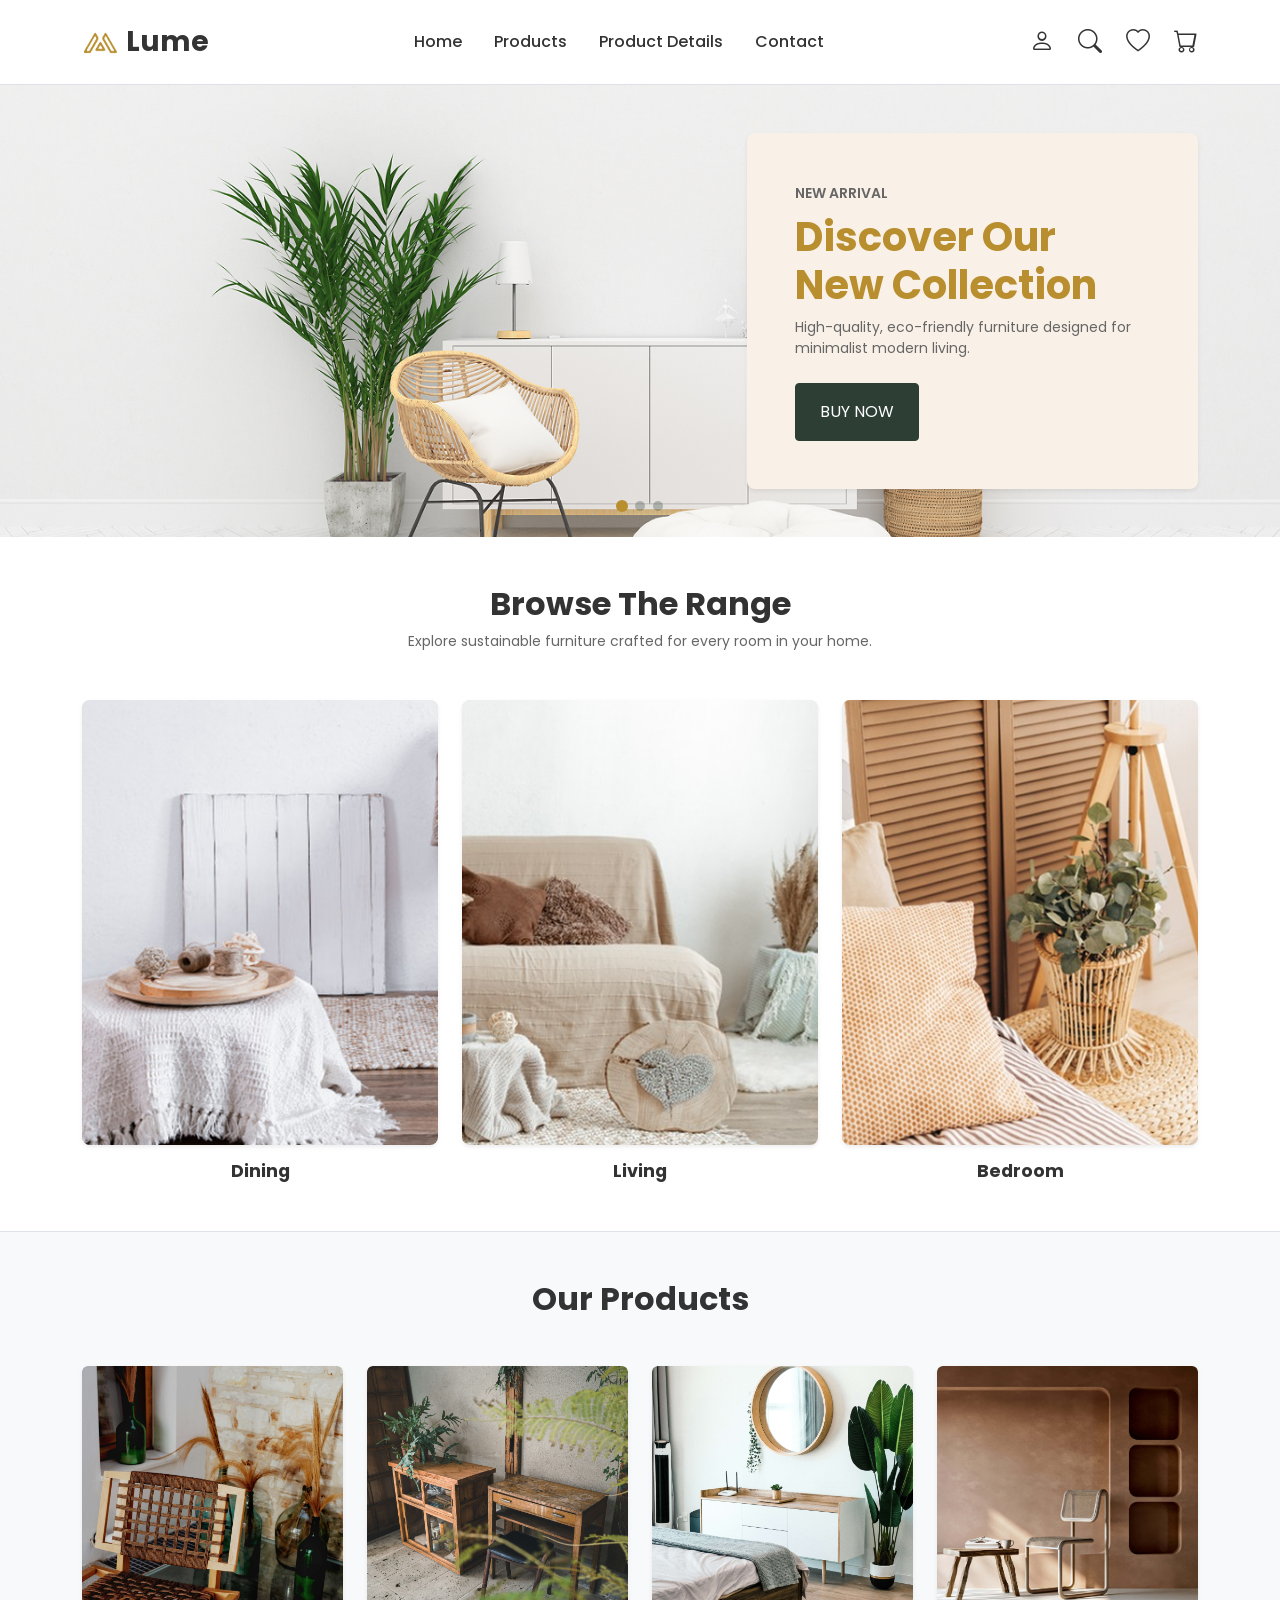
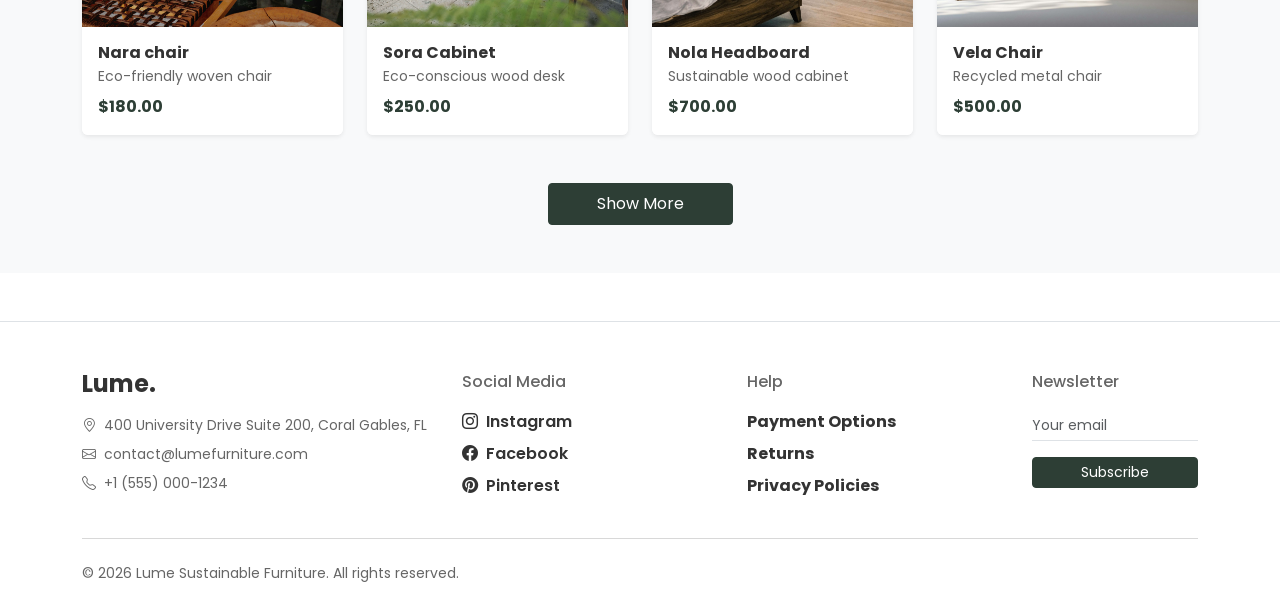
<file: index.html>
<!DOCTYPE html>
<html lang="en">
<head>
    <meta charset="UTF-8">
    <meta name="viewport" content="width=device-width, initial-scale=1.0">
    <title>Lume | Sustainable & Modern Furniture</title>

    <link href="https://cdn.jsdelivr.net/npm/bootstrap@5.3.8/dist/css/bootstrap.min.css" rel="stylesheet" integrity="sha384-sRIl4kxILFvY47J16cr9ZwB07vP4J8+LH7qKQnuqkuIAvNWLzeN8tE5YBujZqJLB" crossorigin="anonymous">
    
    <link rel="preconnect" href="https://fonts.googleapis.com">
    <link rel="preconnect" href="https://fonts.gstatic.com" crossorigin>
    <link href="https://fonts.googleapis.com/css2?family=Poppins:wght@400;500;600;700&display=swap" rel="stylesheet">

    <link rel="stylesheet" href="https://cdn.jsdelivr.net/npm/bootstrap-icons@1.11.3/font/bootstrap-icons.min.css">
    <link rel="stylesheet" href="assets/css/style.css">
</head>
<body>
  <nav class="navbar bg-white navbar-light py-3 border-bottom sticky-top">
    <div class="container flex-column flex-md-row justify-content-between align-items-center gap-3">

      <a class="navbar-brand d-flex align-items-center fw-bold fs-3 text m-0" href="">
        <img src="./assets/images/Meubel House_Logos-05.svg" class="d-inline-block align-text-center icon" alt="">
        <span>Lume</span>
      </a>

      <ul class="navbar-menu nav flex-row flex-wrap justify-content-center my-0">
        <li class="nav-item"><a class="nav-link text fw-medium px-2 px-lg-3" href="">Home</a></li>
        <li class="nav-item"><a class="nav-link text fw-medium px-2 px-lg-3" href="./pages/products.html">Products</a>
        </li>
        <li class="nav-item"><a class="nav-link text fw-medium px-2 px-lg-3" href="./pages/product-details.html">Product
            Details</a></li>
        <li class="nav-item"><a class="nav-link text fw-medium px-2 px-lg-3" href="./pages/contact.html">Contact</a></li>
      </ul>

      <div class="d-flex align-items-center gap-4 fs-4 text">
        <i class="bi bi-person"></i>
        <i class="bi bi-search"></i>
        <i class="bi bi-heart"></i>
        <i class="bi bi-cart"></i>
      </div>

    </div>
  </nav>

  <section class="hero-carousel-static position-relative overflow-hidden bg-light">
    <div class="hero-slide-wrapper position-relative d-flex align-items-center">
      
      <div class="hero-bg-img"></div>
      
      <div class="container position-relative py-4 py-md-5">
        <div class="row justify-content-center justify-content-md-end">
          <div class="col-11 col-sm-10 col-md-7 col-lg-5">
            <div class="p-3 p-sm-4 p-md-5 rounded-3 shadow-sm hero-card">
              <span class="text-uppercase fw-semibold faded-text small tracking-wide">New Arrival</span>
              <h1 class="display-6 fw-bold my-2 hero-title accent-color"";">Discover Our New Collection</h1>
              <p class="faded-text small mb-3 mb-md-4 hero-desc">High-quality, eco-friendly furniture designed for minimalist modern living.</p>
              <a href="./pages/products.html" class="btn btn-lume-primary px-3 px-md-4 py-2 py-md-3 text-uppercase">Buy Now</a>
            </div>
          </div>
        </div>
      </div>

    </div>

    <div class="carousel-indicators mb-2 mb-md-3">
      <button type="button" class="indicator-dot active" aria-current="true" aria-label="Slide 1"></button>
      <button type="button" class="indicator-dot" aria-label="Slide 2"></button>
      <button type="button" class="indicator-dot" aria-label="Slide 3"></button>
    </div>
  </section>

  <section class="py-4 py-md-5 container">
    <div class="text-center mb-4 mb-md-5">
      <h2 class="fw-bold text section-title">Browse The Range</h2>
      <p class="faded-text small fs-md-6 mb-0">Explore sustainable furniture crafted for every room in your home.</p>
    </div>

    <div class="row g-3 g-md-4">
      <div class="col-4 col-md-4 text-center">
        <div class="category-card overflow-hidden rounded-3 mb-2 mb-md-3 shadow-sm">
          <img src="./assets/images/dining.png" class="img-fluid w-100 category-img" alt="Dining Room">
        </div>
        <h6 class="fw-bold text category-title mb-0">Dining</h6>
      </div>

      <div class="col-4 col-md-4 text-center">
        <div class="category-card overflow-hidden rounded-3 mb-2 mb-md-3 shadow-sm">
          <img src="./assets/images/living.png" class="img-fluid w-100 category-img" alt="Living Room">
        </div>
        <h6 class="fw-bold text category-title mb-0">Living</h6>
      </div>
      
      <div class="col-4 col-md-4 text-center">
        <div class="category-card overflow-hidden rounded-3 mb-2 mb-md-3 shadow-sm">
          <img src="./assets/images/bedroom.png" class="img-fluid w-100 category-img" alt="Bedroom">
        </div>
        <h6 class="fw-bold text category-title mb-0">Bedroom</h6>
      </div>
    </div>
  </section>

  <section class="py-4 py-md-5 bg-light border-top">
    <div class="container">
      <div class="text-center mb-4 mb-md-5">
        <h2 class="fw-bold text section-title">Our Products</h2>
      </div>

    <div class="d-grid gap-2 gap-sm-3 gap-md-4 grid-products">
      
      <div class="card h-100 border-0 shadow-sm position-relative product-card overflow-hidden">
        <span class="badge bg-danger position-absolute top-0 end-0 m-2 rounded-circle p-2 small">-30%</span>
        <div class="ratio ratio-1x1 bg-light">
          <img src="./assets/images/nara-chair.jpg" class="card-img-top object-fit-cover" alt="Nara Chair">
        </div>
        <div class="card-body d-flex flex-column justify-content-between p-2 p-md-3 bg-white">
          <div>
            <h6 class="card-title fw-bold mb-1 text text-truncate">Nara chair</h6>
            <p class="card-text faded-text small mb-2 text-truncate">Eco-friendly woven chair</p>
          </div>
          <div class="d-flex align-items-baseline justify-content-between flex-wrap gap-1 mt-auto">
            <span class="fw-bold fs-6 fs-md-5 primary-color"">$180.00</span>
          </div>
        </div>
      </div>

      <div class="card h-100 border-0 shadow-sm position-relative product-card overflow-hidden">
        <span class="badge bg-success position-absolute top-0 end-0 m-2 rounded-circle p-2 small">New</span>
        <div class="ratio ratio-1x1 bg-light">
          <img src="./assets/images/sora-cabinet.jpg" class="card-img-top object-fit-cover" alt="Sora Cabinet">
        </div>
        <div class="card-body d-flex flex-column justify-content-between p-2 p-md-3 bg-white">
          <div>
            <h6 class="card-title fw-bold mb-1 text text-truncate">Sora Cabinet</h6>
            <p class="card-text faded-text small mb-2 text-truncate">Eco-conscious wood desk</p>
          </div>
          <div class="d-flex align-items-baseline justify-content-between flex-wrap gap-1 mt-auto">
            <span class="fw-bold fs-6 fs-md-5 primary-color"">$250.00</span>
          </div>
        </div>
      </div>

      <div class="card h-100 border-0 shadow-sm position-relative product-card overflow-hidden">
        <span class="badge bg-danger position-absolute top-0 end-0 m-2 rounded-circle p-2 small">-50%</span>
        <div class="ratio ratio-1x1 bg-light">
          <img src="./assets/images/nola-headboard.jpg" class="card-img-top object-fit-cover" alt="Nola Headboard">
        </div>
        <div class="card-body d-flex flex-column justify-content-between p-2 p-md-3 bg-white">
          <div>
            <h6 class="card-title fw-bold mb-1 text text-truncate">Nola Headboard</h6>
            <p class="card-text faded-text small mb-2 text-truncate">Sustainable wood cabinet</p>
          </div>
          <div class="d-flex align-items-baseline justify-content-between flex-wrap gap-1 mt-auto">
            <span class="fw-bold fs-6 fs-md-5 primary-color">$700.00</span>
          </div>
        </div>
      </div>

      <div class="card h-100 border-0 shadow-sm position-relative product-card overflow-hidden">
        <div class="ratio ratio-1x1 bg-light">
          <img src="./assets/images/vela-chair.jpg
          " class="card-img-top object-fit-cover" alt="Vela Chair">
        </div>
        <div class="card-body d-flex flex-column justify-content-between p-2 p-md-3 bg-white">
          <div>
            <h6 class="card-title fw-bold mb-1 text text-truncate">Vela Chair</h6>
            <p class="card-text faded-text small mb-2 text-truncate">Recycled metal chair</p>
          </div>
          <div class="d-flex align-items-baseline justify-content-between flex-wrap gap-1 mt-auto">
            <span class="fw-bold fs-6 fs-md-5 primary-color">$500.00</span>
          </div>
        </div>
      </div>

    </div>

    <div class="text-center mt-4 mt-md-5">
      <a href="./pages/products.html" class="btn btn-lume-primary px-4 px-md-5 py-2">Show More</a>
    </div>
  </section>

  <footer class="bg-white border-top pt-5 pb-4 mt-5">
    <div class="container">
      <div class="row g-4">

        <div class="col-lg-4 col-md-6">
          <h3 class="fw-bold fs-4 text mb-3">Lume.</h3>
          <p class="faded-text small mb-2">
            <i class="bi bi-geo-alt me-2"></i>400 University Drive Suite 200, Coral Gables, FL
          </p>
          <p class="faded-text small mb-2">
            <i class="bi bi-envelope me-2"></i>contact@lumefurniture.com
          </p>
          <p class="faded-text small mb-3">
            <i class="bi bi-telephone me-2"></i>+1 (555) 000-1234
          </p>
        </div>

        <div class="col-lg-3 col-md-6 col-6">
          <p class="faded-text fw-medium mb-3">Social Media</p>
          <ul class="list-unstyled d-flex flex-column gap-2">
            <li><a href="" class="text text-decoration-none fw-semibold hover-link"><i class="bi bi-instagram me-2"></i>Instagram</a></li>
            <li><a href="" class="text text-decoration-none fw-semibold hover-link"><i class="bi bi-facebook me-2"></i>Facebook</a></li>
            <li><a href="" class="text text-decoration-none fw-semibold hover-link"><i class="bi bi-pinterest me-2"></i>Pinterest</a></li>
          </ul>
        </div>

        <div class="col-lg-3 col-md-6 col-6">
          <p class="faded-text fw-medium mb-3">Help</p>
          <ul class="list-unstyled d-flex flex-column gap-2">
            <li class="text text-decoration-none fw-bold">Payment Options</li>
            <li class="text text-decoration-none fw-bold">Returns</li>
            <li class="text text-decoration-none fw-bold">Privacy Policies</li>
          </ul>
        </div>

        <div class="col-lg-2 col-md-6">
          <p class="faded-text fw-medium mb-3">Newsletter</p>
          <form class="d-flex flex-column gap-2">
            <input type="email" class="form-control form-control-sm border-0 border-bottom rounded-0 px-0 shadow-none" placeholder="Your email">
            <button type="submit" class="btn btn-sm btn-dark mt-2 btn-lume-primary">Subscribe</button>
          </form>
        </div>
      </div>

      <hr class="my-4 faded-text">
      <div class="row">
        <div class="col-12 text-center text-md-start">
          <p class="faded-text small mb-0">&copy; 2026 Lume Sustainable Furniture. All rights reserved.</p>
        </div>
      </div>
    </div>
  </footer>
</body>
</html>
</file>
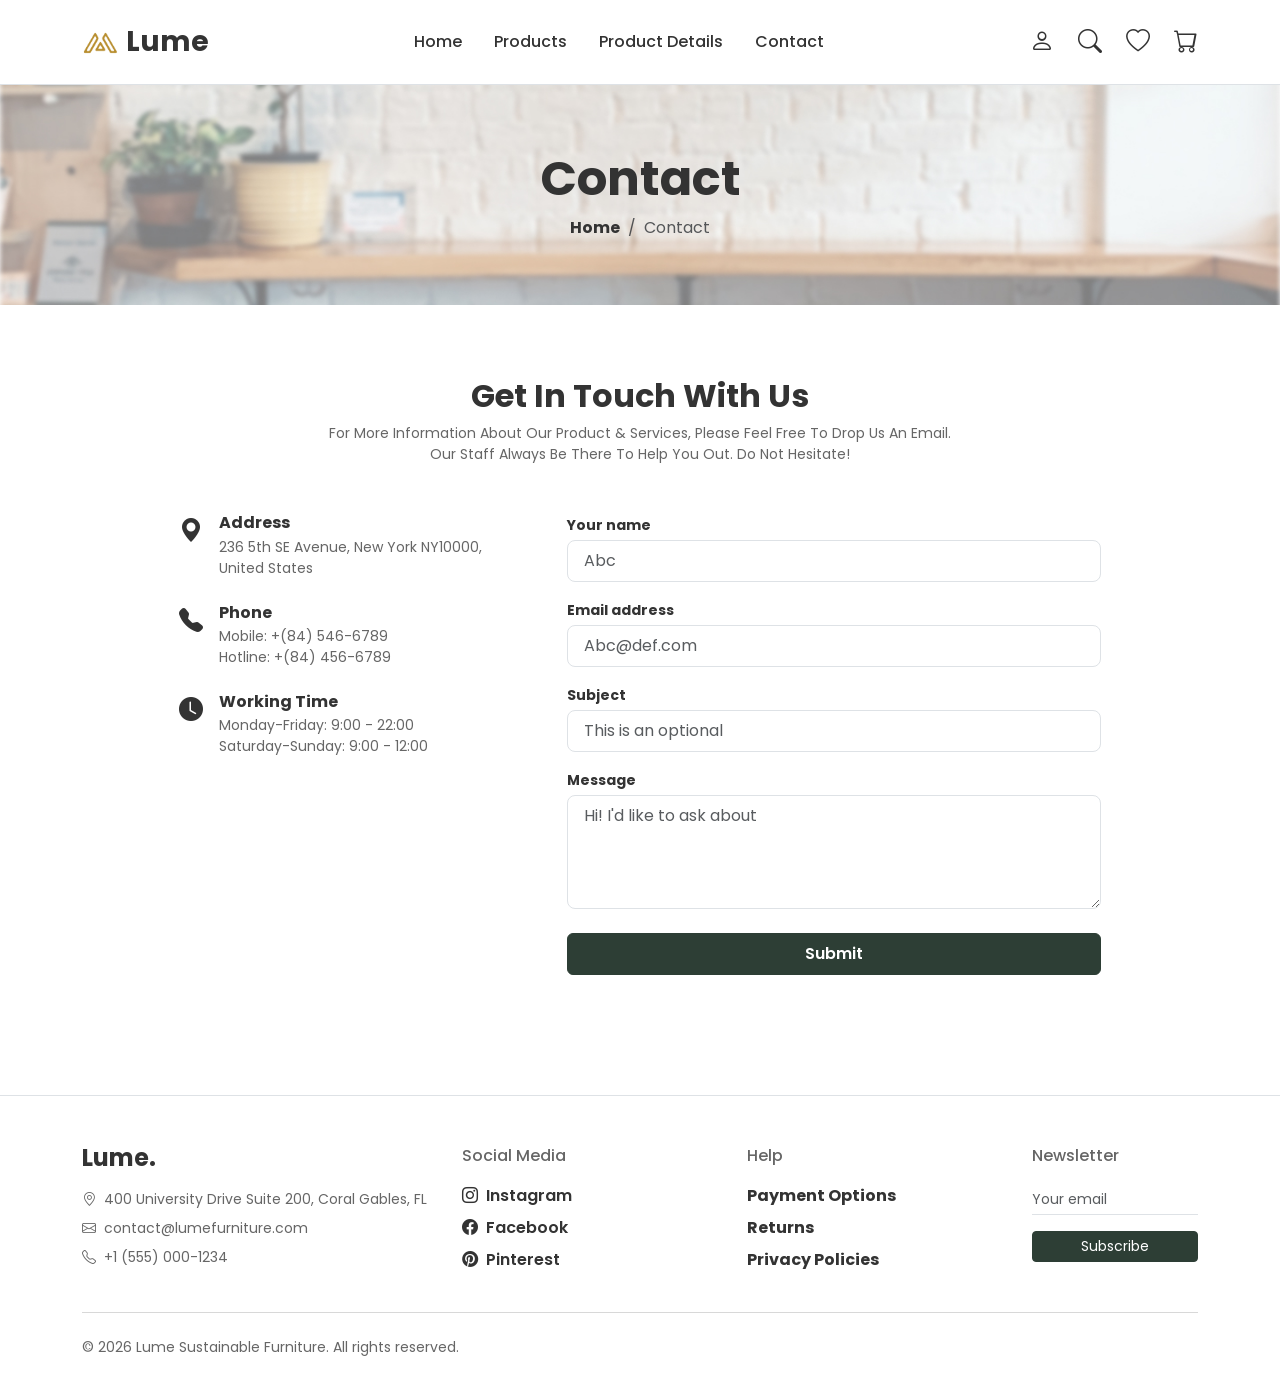
<file: pages/contact.html>
<!DOCTYPE html>
<html lang="en">
<head>
    <meta charset="UTF-8">
    <meta name="viewport" content="width=device-width, initial-scale=1.0">
    <title>Contact Us | Lume Sustainable Furniture</title>
    <link href="https://cdn.jsdelivr.net/npm/bootstrap@5.3.8/dist/css/bootstrap.min.css" rel="stylesheet" integrity="sha384-sRIl4kxILFvY47J16cr9ZwB07vP4J8+LH7qKQnuqkuIAvNWLzeN8tE5YBujZqJLB" crossorigin="anonymous">

    <link rel="preconnect" href="https://fonts.googleapis.com">
    <link rel="preconnect" href="https://fonts.gstatic.com" crossorigin>
    <link href="https://fonts.googleapis.com/css2?family=Poppins:wght@400;500;600;700&display=swap" rel="stylesheet">

    <link rel="stylesheet" href="https://cdn.jsdelivr.net/npm/bootstrap-icons@1.11.3/font/bootstrap-icons.min.css">
    <link rel="stylesheet" href="../assets/css/style.css">
</head>
<body>
  <nav class="navbar bg-white navbar-light py-3 border-bottom sticky-top">
    <div class="container flex-column flex-md-row justify-content-between align-items-center gap-3">
  
      <a class="navbar-brand d-flex align-items-center fw-bold fs-3 text m-0" href="">
        <img src="../assets/images/Meubel House_Logos-05.svg" class="d-inline-block align-text-center icon" alt="">
        <span>Lume</span>
      </a>
  
      <ul class="navbar-menu nav flex-row flex-wrap justify-content-center my-0">
        <li class="nav-item"><a class="nav-link text fw-medium px-2 px-lg-3" href="../index.html">Home</a></li>
        <li class="nav-item"><a class="nav-link text fw-medium px-2 px-lg-3" href="./products.html">Products</a>
        </li>
        <li class="nav-item"><a class="nav-link text fw-medium px-2 px-lg-3" href="./product-details.html">Product
            Details</a></li>
        <li class="nav-item"><a class="nav-link text fw-medium px-2 px-lg-3" href="">Contact</a></li>
      </ul>
  
      <div class="d-flex align-items-center gap-4 fs-4 text">
        <i class="bi bi-person"></i>
        <i class="bi bi-search"></i>
        <i class="bi bi-heart"></i>
        <i class="bi bi-cart"></i>
      </div>
  
    </div>
  </nav>

  <section class="shop-banner position-relative text-center d-flex align-items-center justify-content-center py-5">
    <div class="position-relative z-2">
      <h1 class="fw-bold text display-5">Contact</h1>
      <nav aria-label="breadcrumb">
        <ol class="breadcrumb justify-content-center mb-0 bg-transparent">
          <li class="breadcrumb-item"><a href="../index.html" class="text-decoration-none text fw-bold">Home</a></li>
          <li class="breadcrumb-item active faded-text" aria-current="page">Contact</li>
        </ol>
      </nav>
    </div>
  </section>

  <section class="py-5 bg-white">
    <div class="container py-md-4">

      <div class="text-center mx-auto mb-5" style="max-width: 640px;">
        <h2 class="fw-bold text fs-2 mb-2">Get In Touch With Us</h2>
        <p class="faded-text small">For More Information About Our Product & Services, Please Feel Free To Drop Us An Email. Our Staff Always Be There To Help You Out. Do Not Hesitate!</p>
      </div>

      <div class="row g-4 g-lg-5 justify-content-center">

        <div class="col-12 col-md-5 col-lg-4">
          <div class="d-flex flex-column gap-4 pe-lg-3">
            
            <div class="d-flex gap-3">
              <i class="bi bi-geo-alt-fill fs-4 text"></i>
              <div>
                <h6 class="fw-bold text mb-1">Address</h6>
                <p class="faded-text small mb-0">236 5th SE Avenue, New York NY10000, United States</p>
              </div>
            </div>

            <div class="d-flex gap-3">
              <i class="bi bi-telephone-fill fs-4 text"></i>
              <div>
                <h6 class="fw-bold text mb-1">Phone</h6>
                <p class="faded-text small mb-0">Mobile: +(84) 546-6789</p>
                <p class="faded-text small mb-0">Hotline: +(84) 456-6789</p>
              </div>
            </div>
            <div class="d-flex gap-3">
              <i class="bi bi-clock-fill fs-4 text"></i>
              <div>
                <h6 class="fw-bold text mb-1">Working Time</h6>
                <p class="faded-text small mb-0">Monday-Friday: 9:00 - 22:00</p>
                <p class="faded-text small mb-0">Saturday-Sunday: 9:00 - 12:00</p>
              </div>
            </div>

          </div>
        </div>


        <div class="col-12 col-md-7 col-lg-6">
          <form action="#" method="POST" class="d-flex flex-column gap-3">
            
            <div>
              <label for="contactName" class="form-label fw-bold text small mb-1">Your name</label>
              <input type="text" class="form-control form-control-lg fs-6 rounded-3 custom-input" id="contactName" placeholder="Abc" required>
            </div>

            <div>
              <label for="contactEmail" class="form-label fw-bold text small mb-1">Email address</label>
              <input type="email" class="form-control form-control-lg fs-6 rounded-3 custom-input" id="contactEmail" placeholder="Abc@def.com" required>
            </div>

            <div>
              <label for="contactSubject" class="form-label fw-bold text small mb-1">Subject</label>
              <input type="text" class="form-control form-control-lg fs-6 rounded-3 custom-input" id="contactSubject" placeholder="This is an optional">
            </div>

            <div>
              <label for="contactMessage" class="form-label fw-bold text small mb-1">Message</label>
              <textarea class="form-control form-control-lg fs-6 rounded-3 custom-input" id="contactMessage" rows="4" placeholder="Hi! I'd like to ask about" required></textarea>
            </div>

            <div class="pt-2">
              <button type="submit" class="btn btn-lume-primary px-5 py-2 fw-semibold rounded-2 w-100 w-sm-auto">Submit</button>
            </div>

          </form>
        </div>

      </div>
    </div>
  </section>

  <footer class="bg-white border-top pt-5 pb-4 mt-5">
    <div class="container">
      <div class="row g-4">

        <div class="col-lg-4 col-md-6">
          <h3 class="fw-bold fs-4 text mb-3">Lume.</h3>
          <p class="faded-text small mb-2">
            <i class="bi bi-geo-alt me-2"></i>400 University Drive Suite 200, Coral Gables, FL
          </p>
          <p class="faded-text small mb-2">
            <i class="bi bi-envelope me-2"></i>contact@lumefurniture.com
          </p>
          <p class="faded-text small mb-3">
            <i class="bi bi-telephone me-2"></i>+1 (555) 000-1234
          </p>
        </div>

        <div class="col-lg-3 col-md-6 col-6">
          <p class="faded-text fw-medium mb-3">Social Media</p>
          <ul class="list-unstyled d-flex flex-column gap-2">
            <li><a href="" class="text text-decoration-none fw-semibold hover-link"><i class="bi bi-instagram me-2"></i>Instagram</a></li>
            <li><a href="" class="text text-decoration-none fw-semibold hover-link"><i class="bi bi-facebook me-2"></i>Facebook</a></li>
            <li><a href="" class="text text-decoration-none fw-semibold hover-link"><i class="bi bi-pinterest me-2"></i>Pinterest</a></li>
          </ul>
        </div>

        <div class="col-lg-3 col-md-6 col-6">
          <p class="faded-text fw-medium mb-3">Help</p>
          <ul class="list-unstyled d-flex flex-column gap-2">
            <li class="text text-decoration-none fw-bold">Payment Options</li>
            <li class="text text-decoration-none fw-bold">Returns</li>
            <li class="text text-decoration-none fw-bold">Privacy Policies</li>
          </ul>
        </div>

        <div class="col-lg-2 col-md-6">
          <p class="faded-text fw-medium mb-3">Newsletter</p>
          <form class="d-flex flex-column gap-2">
            <input type="email" class="form-control form-control-sm border-0 border-bottom rounded-0 px-0 shadow-none" placeholder="Your email">
            <button type="submit" class="btn btn-sm btn-dark mt-2 btn-lume-primary">Subscribe</button>
          </form>
        </div>
      </div>

      <hr class="my-4 faded-text">
      <div class="row">
        <div class="col-12 text-center text-md-start">
          <p class="faded-text small mb-0">&copy; 2026 Lume Sustainable Furniture. All rights reserved.</p>
        </div>
      </div>
    </div>
  </footer>
</body>
</html>
</file>
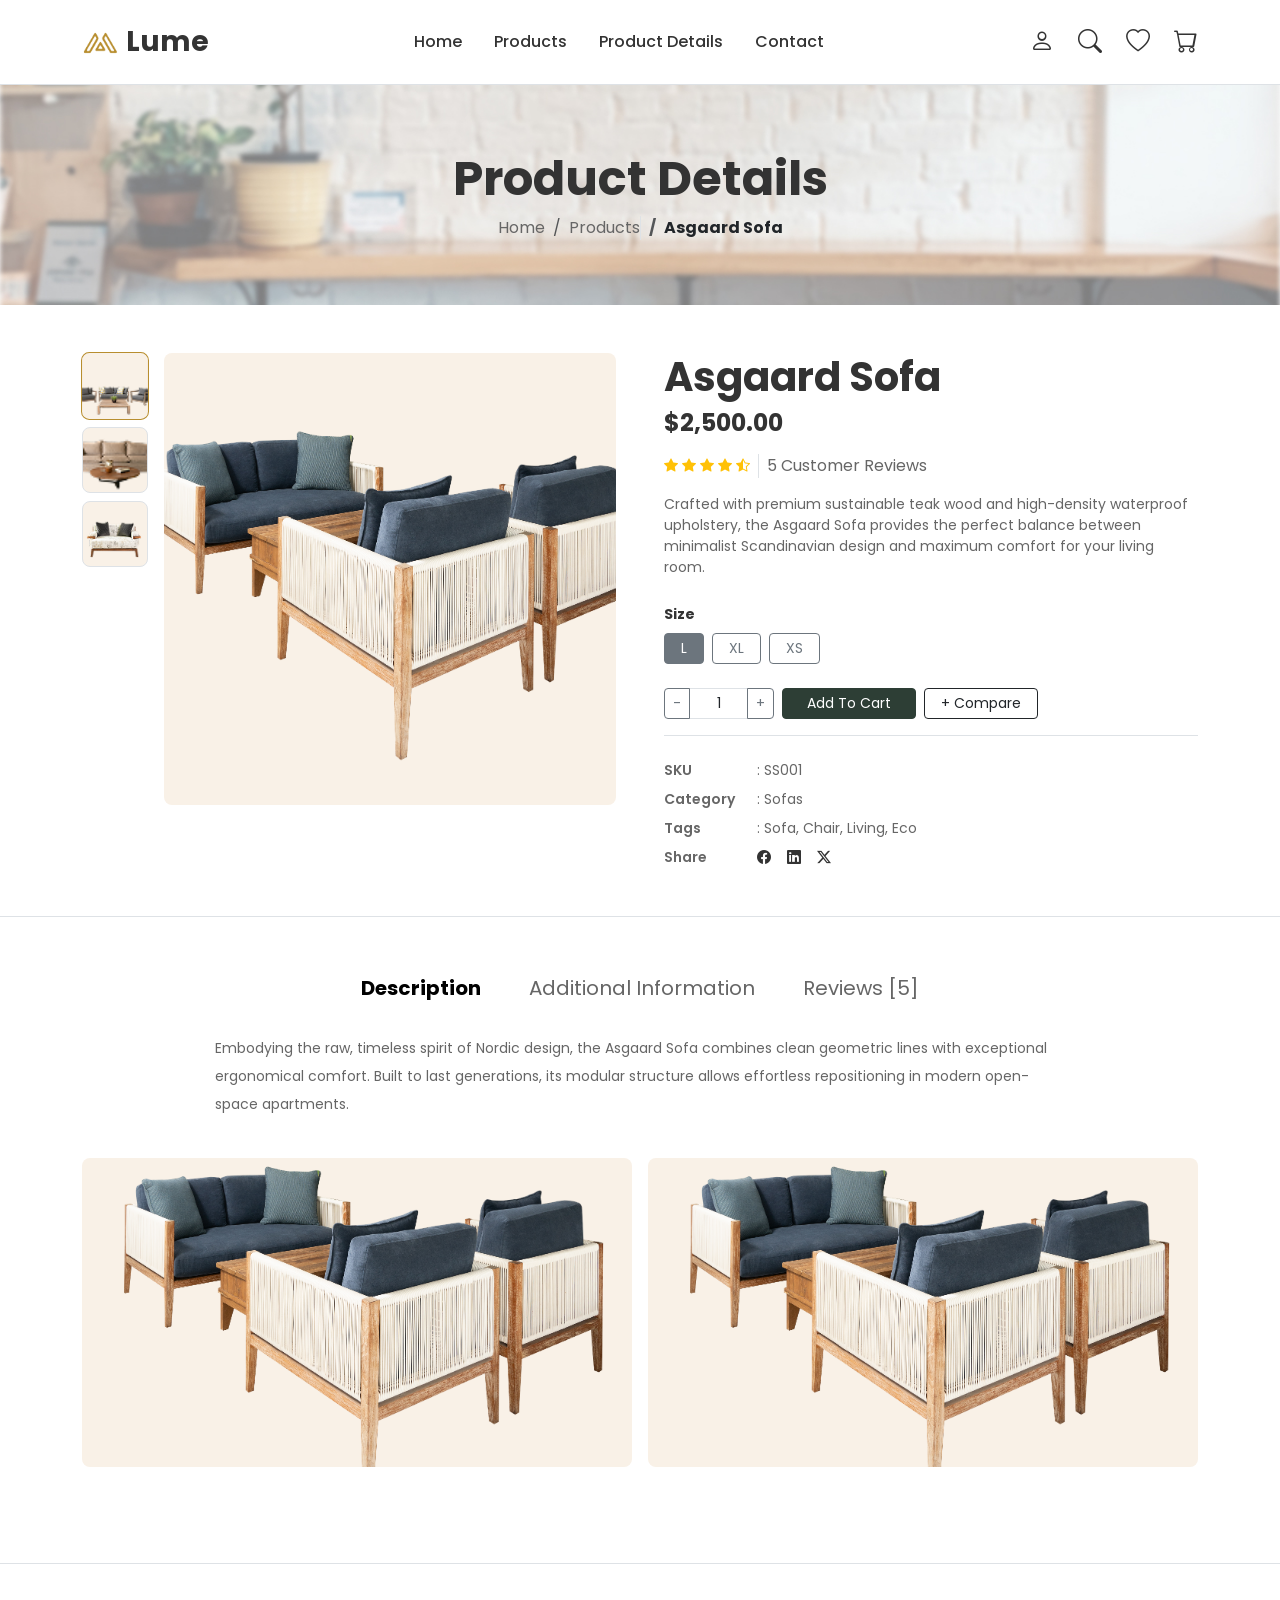
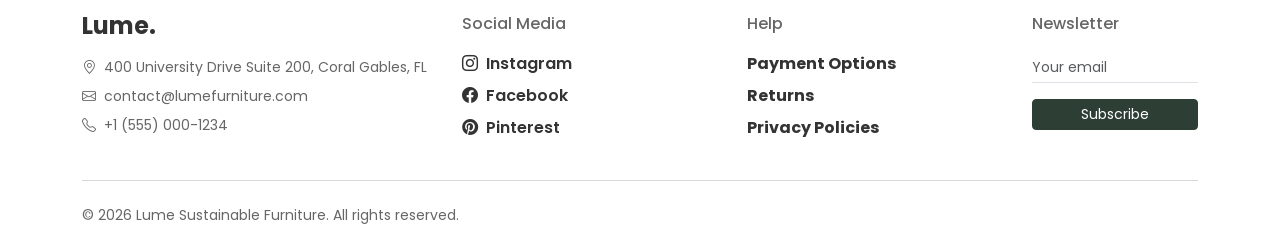
<file: pages/product-details.html>
<!DOCTYPE html>
<html lang="en">
<head>
    <meta charset="UTF-8">
    <meta name="viewport" content="width=device-width, initial-scale=1.0">
    <title>Nordic Patio Set | Lume Sustainable Furniture</title>
    <link href="https://cdn.jsdelivr.net/npm/bootstrap@5.3.8/dist/css/bootstrap.min.css" rel="stylesheet" integrity="sha384-sRIl4kxILFvY47J16cr9ZwB07vP4J8+LH7qKQnuqkuIAvNWLzeN8tE5YBujZqJLB" crossorigin="anonymous">

    <link rel="preconnect" href="https://fonts.googleapis.com">
    <link rel="preconnect" href="https://fonts.gstatic.com" crossorigin>
    <link href="https://fonts.googleapis.com/css2?family=Poppins:wght@400;500;600;700&display=swap" rel="stylesheet">

    <link rel="stylesheet" href="https://cdn.jsdelivr.net/npm/bootstrap-icons@1.11.3/font/bootstrap-icons.min.css">
    <link rel="stylesheet" href="../assets/css/style.css">
</head>
<body>
  <nav class="navbar bg-white navbar-light py-3 border-bottom sticky-top">
    <div class="container flex-column flex-md-row justify-content-between align-items-center gap-3">
  
      <a class="navbar-brand d-flex align-items-center fw-bold fs-3 text m-0" href="">
        <img src="../assets/images/Meubel House_Logos-05.svg" class="d-inline-block align-text-center icon" alt="">
        <span>Lume</span>
      </a>
  
      <ul class="navbar-menu nav flex-row flex-wrap justify-content-center my-0">
        <li class="nav-item"><a class="nav-link text fw-medium px-2 px-lg-3" href="../index.html">Home</a></li>
        <li class="nav-item"><a class="nav-link text fw-medium px-2 px-lg-3" href="./products.html">Products</a>
        </li>
        <li class="nav-item"><a class="nav-link text fw-medium px-2 px-lg-3" href="">Product
            Details</a></li>
        <li class="nav-item"><a class="nav-link text fw-medium px-2 px-lg-3" href="./contact.html">Contact</a></li>
      </ul>
  
      <div class="d-flex align-items-center gap-4 fs-4 text">
        <i class="bi bi-person"></i>
        <i class="bi bi-search"></i>
        <i class="bi bi-heart"></i>
        <i class="bi bi-cart"></i>
      </div>
  
    </div>
  </nav>

  <section class="shop-banner position-relative text-center d-flex align-items-center justify-content-center py-5">
      <div class="position-relative z-2">
        <h1 class="fw-bold text display-5">Product Details</h1>
        <nav aria-label="breadcrumb">
          <ol class="breadcrumb justify-content-center mb-0 bg-transparent">
            <li class="breadcrumb-item"><a href="../index.html" class="text-decoration-none faded-text">Home</a></li>
            <li class="breadcrumb-item"><a href="products.html" class="text-decoration-none faded-text">Products</a></li>
            <li class="breadcrumb-item active text-dark fw-bold border-start " aria-current="page">Asgaard Sofa</li>
          </ol>
        </nav>
      </div>
  </section>

  <section class="py-5 bg-white">
    <div class="container">
      <div class="row g-4 g-lg-5">

        <div class="col-12 col-lg-6">
          <div class="d-flex flex-column-reverse flex-md-row gap-3">

            <div class="d-flex flex-md-column gap-2 justify-content-start">
              <div class="thumb-box rounded-3 overflow-hidden cursor-pointer border active bgc-light">
                <img src="../assets/images/sofa-1.png" class="img-fluid object-fit-cover w-100 h-100" alt="Thumb 1">
              </div>
              <div class="thumb-box rounded-3 overflow-hidden cursor-pointer border bgc-light">
                <img src="../assets/images/sofa-2.png" class="img-fluid object-fit-cover w-100 h-100" alt="Thumb 2">
              </div>
              <div class="thumb-box rounded-3 overflow-hidden cursor-pointer border bgc-light">
                <img src="../assets/images/sofa-3.png" class="img-fluid object-fit-cover w-100 h-100" alt="Thumb 3">
              </div>
            </div>

            <div class="ratio ratio-1x1 bgc-light rounded-3 overflow-hidden flex-grow-1">
              <img src="../assets/images/sofa-0.png" class="object-fit-cover w-100 h-100" id="mainProductImg" alt="Asgaard Sofa">
            </div>

          </div>
        </div>

        <div class="col-12 col-lg-6">
          <h1 class="fw-bold text display-6 mb-2">Asgaard Sofa</h1>
          <h3 class="fw-bold fs-4 mb-3 text">$2,500.00</h3>
          
          <div class="d-flex align-items-center gap-2 mb-3">
            <div class="text-warning small">
              <i class="bi bi-star-fill"></i>
              <i class="bi bi-star-fill"></i>
              <i class="bi bi-star-fill"></i>
              <i class="bi bi-star-fill"></i>
              <i class="bi bi-star-half"></i>
            </div>
            <span class="faded-text extra-small border-start ps-2">5 Customer Reviews</span>
          </div>

          <p class="faded-text small mb-4">
            Crafted with premium sustainable teak wood and high-density waterproof upholstery, the Asgaard Sofa provides the perfect balance between minimalist Scandinavian design and maximum comfort for your living room.
          </p>

          <div class="mb-3">
            <label class="form-label fw-bold text small">Size</label>
            <div class="d-flex gap-2">
              <button class="btn btn-outline-secondary btn-sm px-3 active">L</button>
              <button class="btn btn-outline-secondary btn-sm px-3">XL</button>
              <button class="btn btn-outline-secondary btn-sm px-3">XS</button>
            </div>
          </div>

          <div class="d-flex flex-wrap gap-2 my-4 pb-3 border-bottom">
            <div class="input-group input-group-sm" style="width: 110px;">
              <button class="btn btn-outline-secondary" type="button">-</button>
              <input type="text" class="form-control text-center bg-white" value="1" readonly>
              <button class="btn btn-outline-secondary" type="button">+</button>
            </div>
            <button class="btn btn-lume-primary btn-sm px-4">Add To Cart</button>
            <button class="btn btn-outline-dark btn-sm px-3">+ Compare</button>
          </div>
          
          <div class="d-flex flex-column gap-2 faded-text small">
            <div class="row"><span class="col-3 col-sm-2 fw-semibold">SKU</span><span class="col-9">: SS001</span></div>
            <div class="row"><span class="col-3 col-sm-2 fw-semibold">Category</span><span class="col-9">: Sofas</span></div>
            <div class="row"><span class="col-3 col-sm-2 fw-semibold">Tags</span><span class="col-9">: Sofa, Chair, Living, Eco</span></div>
            <div class="row align-items-center"><span class="col-3 col-sm-2 fw-semibold">Share</span>
              <div class="col-9 d-flex gap-3 text">
                <i class="bi bi-facebook cursor-pointer"></i>
                <i class="bi bi-linkedin cursor-pointer"></i>
                <i class="bi bi-twitter-x cursor-pointer"></i>
              </div>
            </div>
          </div>

        </div>

      </div>
    </div>
  </section>

  <section class="py-5 bg-white border-top">
    <div class="container">
      <ul class="nav nav-tabs justify-content-center border-0 gap-3 mb-4" id="productTab" role="tablist">
        <li class="nav-item">
          <button class="nav-link active fw-bold text border-0 bg-transparent fs-5" id="desc-tab" data-bs-toggle="tab" data-bs-target="#desc-tab-pane" type="button">Description</button>
        </li>
        <li class="nav-item">
          <button class="nav-link faded-text border-0 bg-transparent fs-5" id="info-tab" data-bs-toggle="tab" data-bs-target="#info-tab-pane" type="button">Additional Information</button>
        </li>
        <li class="nav-item">
          <button class="nav-link faded-text border-0 bg-transparent fs-5" id="reviews-tab" data-bs-toggle="tab" data-bs-target="#reviews-tab-pane" type="button">Reviews [5]</button>
        </li>
      </ul>

      <div class="tab-content mx-auto" id="productTabContent" style="max-width: 850px;">
        <div class="tab-pane fade show active faded-text small lh-lg" id="desc-tab-pane">
          <p>Embodying the raw, timeless spirit of Nordic design, the Asgaard Sofa combines clean geometric lines with exceptional ergonomical comfort. Built to last generations, its modular structure allows effortless repositioning in modern open-space apartments.</p>
        </div>
      </div>

      <div class="row g-3 mt-4">
        <div class="col-12 col-md-6">
          <div class="ratio ratio-16x9 bgc-light rounded-3 overflow-hidden">
            <img src="../assets/images/sofa-0.png" class="object-fit-cover w-100 h-100" alt="Asgaard Detail 1">
          </div>
        </div>
        <div class="col-12 col-md-6">
          <div class="ratio ratio-16x9 bgc-light rounded-3 overflow-hidden">
            <img src="../assets/images/sofa-0.png" class="object-fit-cover w-100 h-100" alt="Asgaard Detail 2">
          </div>
        </div>
      </div>
    </div>
  </section>

  <footer class="bg-white border-top pt-5 pb-4 mt-5">
    <div class="container">
      <div class="row g-4">

        <div class="col-lg-4 col-md-6">
          <h3 class="fw-bold fs-4 text mb-3">Lume.</h3>
          <p class="faded-text small mb-2">
            <i class="bi bi-geo-alt me-2"></i>400 University Drive Suite 200, Coral Gables, FL
          </p>
          <p class="faded-text small mb-2">
            <i class="bi bi-envelope me-2"></i>contact@lumefurniture.com
          </p>
          <p class="faded-text small mb-3">
            <i class="bi bi-telephone me-2"></i>+1 (555) 000-1234
          </p>
        </div>

        <div class="col-lg-3 col-md-6 col-6">
          <p class="faded-text fw-medium mb-3">Social Media</p>
          <ul class="list-unstyled d-flex flex-column gap-2">
            <li><a href="" class="text text-decoration-none fw-semibold hover-link"><i class="bi bi-instagram me-2"></i>Instagram</a></li>
            <li><a href="" class="text text-decoration-none fw-semibold hover-link"><i class="bi bi-facebook me-2"></i>Facebook</a></li>
            <li><a href="" class="text text-decoration-none fw-semibold hover-link"><i class="bi bi-pinterest me-2"></i>Pinterest</a></li>
          </ul>
        </div>

        <div class="col-lg-3 col-md-6 col-6">
          <p class="faded-text fw-medium mb-3">Help</p>
          <ul class="list-unstyled d-flex flex-column gap-2">
            <li class="text text-decoration-none fw-bold">Payment Options</li>
            <li class="text text-decoration-none fw-bold">Returns</li>
            <li class="text text-decoration-none fw-bold">Privacy Policies</li>
          </ul>
        </div>

        <div class="col-lg-2 col-md-6">
          <p class="faded-text fw-medium mb-3">Newsletter</p>
          <form class="d-flex flex-column gap-2">
            <input type="email" class="form-control form-control-sm border-0 border-bottom rounded-0 px-0 shadow-none" placeholder="Your email">
            <button type="submit" class="btn btn-sm btn-dark mt-2 btn-lume-primary">Subscribe</button>
          </form>
        </div>
      </div>

      <hr class="my-4 faded-text">
      <div class="row">
        <div class="col-12 text-center text-md-start">
          <p class="faded-text small mb-0">&copy; 2026 Lume Sustainable Furniture. All rights reserved.</p>
        </div>
      </div>
    </div>
  </footer>
</body>
</html>
</file>
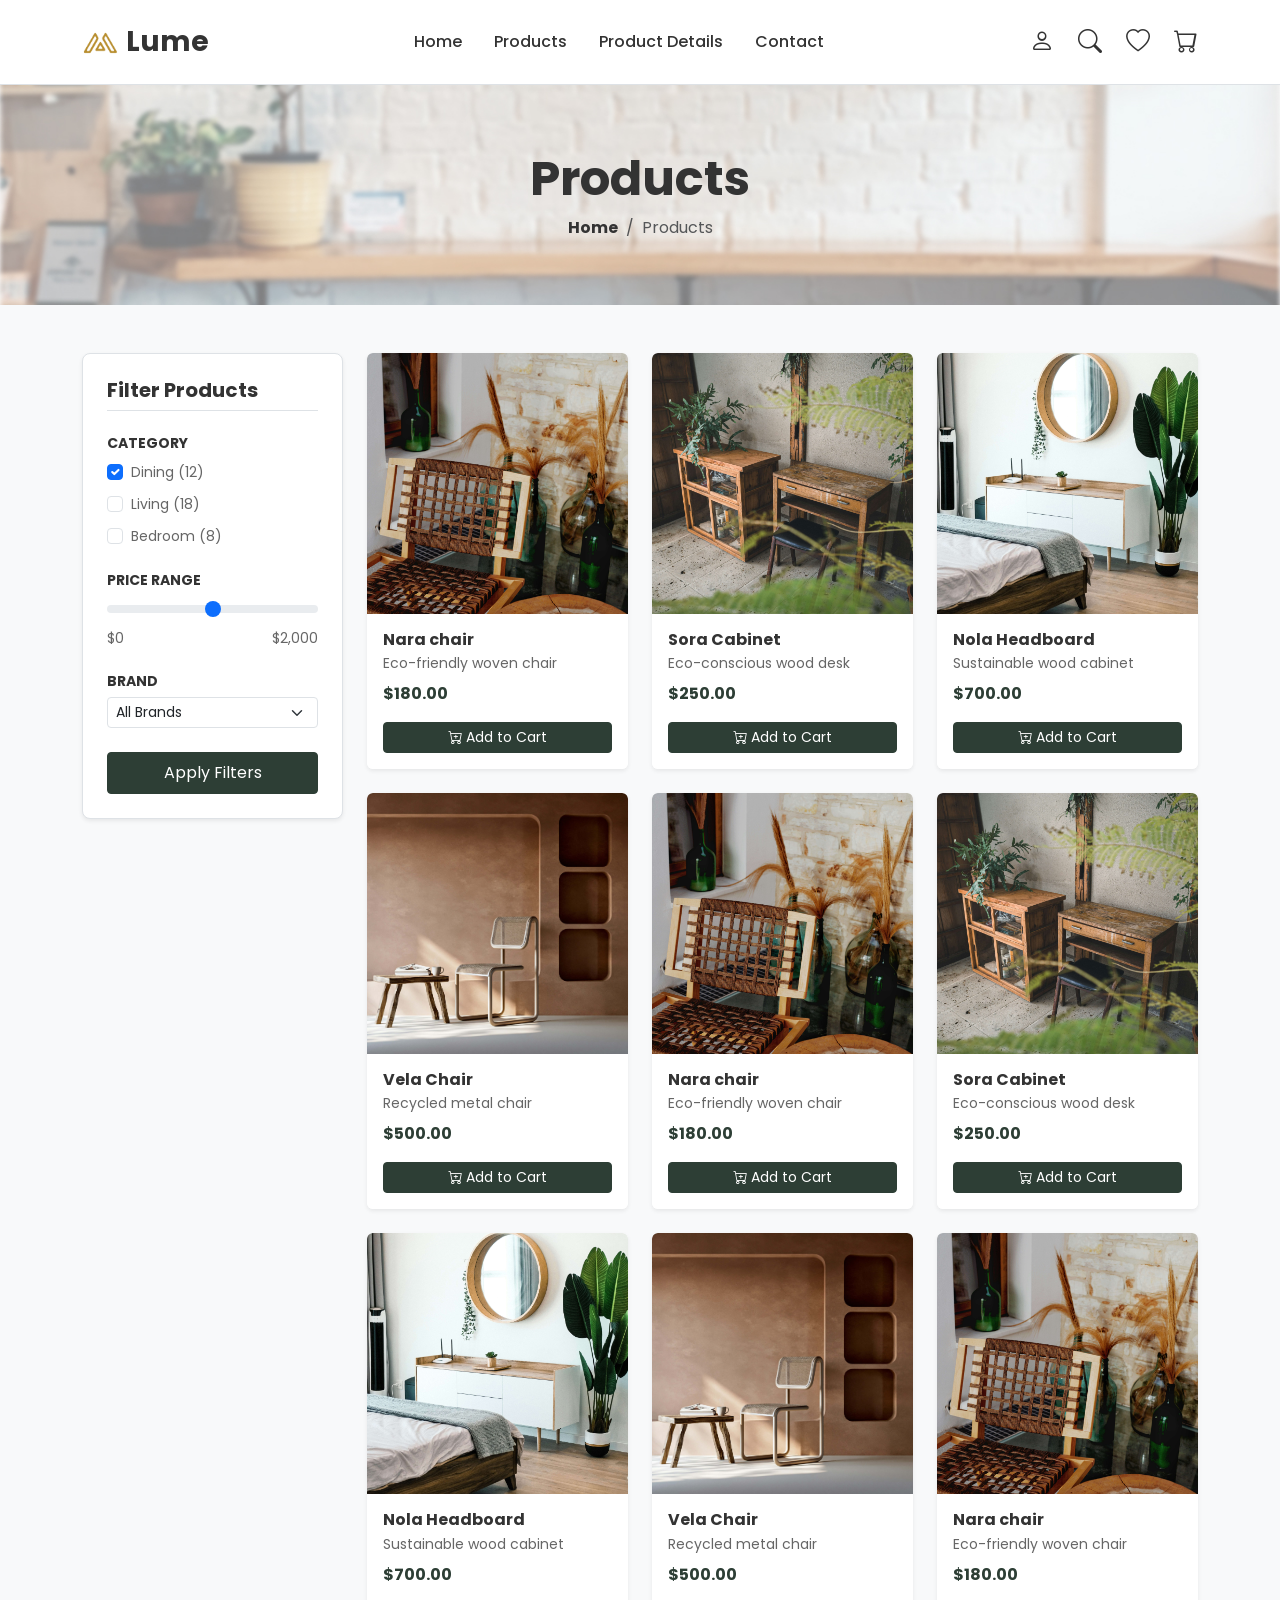
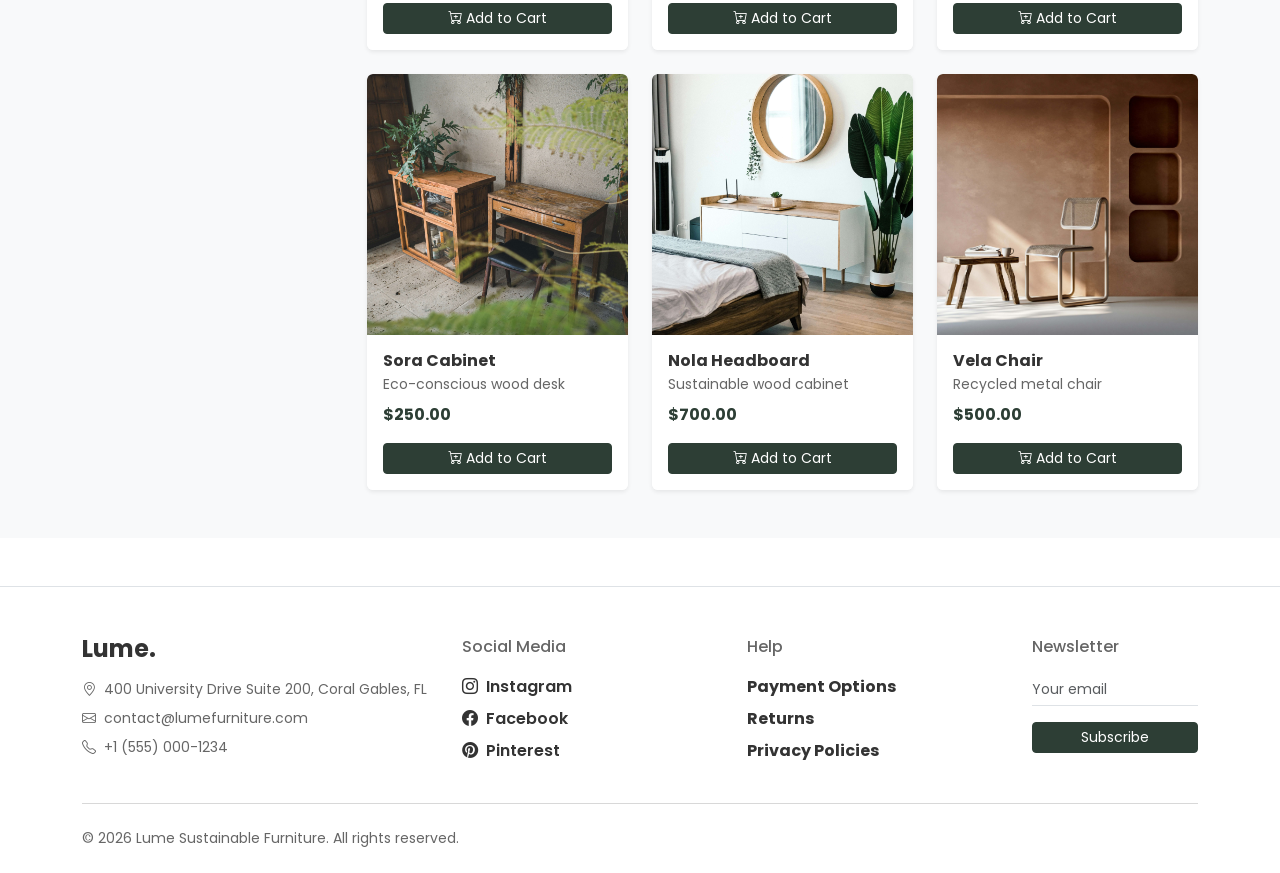
<file: pages/products.html>
<!DOCTYPE html>
<html lang="en">
<head>
    <meta charset="UTF-8">
    <meta name="viewport" content="width=device-width, initial-scale=1.0">
    <title>All Products | Lume Sustainable Furniture</title>
    <link href="https://cdn.jsdelivr.net/npm/bootstrap@5.3.8/dist/css/bootstrap.min.css" rel="stylesheet" integrity="sha384-sRIl4kxILFvY47J16cr9ZwB07vP4J8+LH7qKQnuqkuIAvNWLzeN8tE5YBujZqJLB" crossorigin="anonymous">

    <link rel="preconnect" href="https://fonts.googleapis.com">
    <link rel="preconnect" href="https://fonts.gstatic.com" crossorigin>
    <link href="https://fonts.googleapis.com/css2?family=Poppins:wght@400;500;600;700&display=swap" rel="stylesheet">

    <link rel="stylesheet" href="https://cdn.jsdelivr.net/npm/bootstrap-icons@1.11.3/font/bootstrap-icons.min.css">

    <link rel="stylesheet" href="../assets/css/style.css">
</head>
<body>
  <nav class="navbar bg-white navbar-light py-3 border-bottom sticky-top">
    <div class="container flex-column flex-md-row justify-content-between align-items-center gap-3">
  
      <a class="navbar-brand d-flex align-items-center fw-bold fs-3 text m-0" href="">
        <img src="../assets/images/Meubel House_Logos-05.svg" class="d-inline-block align-text-center icon" alt="">
        <span>Lume</span>
      </a>
  
      <ul class="navbar-menu nav flex-row flex-wrap justify-content-center my-0">
        <li class="nav-item"><a class="nav-link text fw-medium px-2 px-lg-3" href="../index.html">Home</a></li>
        <li class="nav-item"><a class="nav-link text fw-medium px-2 px-lg-3" href="">Products</a>
        </li>
        <li class="nav-item"><a class="nav-link text fw-medium px-2 px-lg-3" href="./product-details.html">Product
            Details</a></li>
        <li class="nav-item"><a class="nav-link text fw-medium px-2 px-lg-3" href="./contact.html">Contact</a></li>
      </ul>
  
      <div class="d-flex align-items-center gap-4 fs-4 text">
        <i class="bi bi-person"></i>
        <i class="bi bi-search"></i>
        <i class="bi bi-heart"></i>
        <i class="bi bi-cart"></i>
      </div>
  
    </div>
  </nav>

  <section class="shop-banner position-relative text-center d-flex align-items-center justify-content-center py-5">
    <div class="position-relative z-2">
      <h1 class="fw-bold text display-5">Products</h1>
      <nav aria-label="breadcrumb">
        <ol class="breadcrumb justify-content-center mb-0 bg-transparent">
          <li class="breadcrumb-item"><a href="../index.html" class="text-decoration-none text fw-bold">Home</a></li>
          <li class="breadcrumb-item active faded-text" aria-current="page">Products</li>
        </ol>
      </nav>
    </div>
  </section>

  <section class="py-5 bg-light">
    <div class="container">
      <div class="row g-4">
        
        <aside class="col-lg-3">
          <div class="p-4 bg-white rounded-3 shadow-sm border">
            <h5 class="fw-bold mb-4 text border-bottom pb-2">Filter Products</h5>

            <div class="mb-4">
              <h6 class="fw-bold text small text-uppercase">Category</h6>
              <div class="form-check my-2">
                <input class="form-check-input" type="checkbox" id="catDining" checked>
                <label class="form-check-label small faded-text" for="catDining">Dining (12)</label>
              </div>
              <div class="form-check my-2">
                <input class="form-check-input" type="checkbox" id="catLiving">
                <label class="form-check-label small faded-text" for="catLiving">Living (18)</label>
              </div>
              <div class="form-check my-2">
                <input class="form-check-input" type="checkbox" id="catBedroom">
                <label class="form-check-label small faded-text" for="catBedroom">Bedroom (8)</label>
              </div>
            </div>

            <div class="mb-4">
              <h6 class="fw-bold text small text-uppercase">Price Range</h6>
              <input type="range" class="form-range" min="0" max="2000" id="priceRange">
              <div class="d-flex justify-content-between small faded-text">
                <span>$0</span>
                <span>$2,000</span>
              </div>
            </div>

            <div class="mb-4">
              <h6 class="fw-bold text small text-uppercase">Brand</h6>
              <select class="form-select form-select-sm">
                <option selected>All Brands</option>
                <option value="lume">Lume Eco</option>
                <option value="furniro">Furniro Studio</option>
                <option value="nordic">Nordic Design</option>
              </select>
            </div>

            <button class="btn btn-lume-primary w-100 py-2">Apply Filters</button>
          </div>
        </aside>

        <main class="col-lg-9">
          <div class="row g-2 g-sm-3 g-md-4">
            <div class="col-6 col-md-4">
              <div class="card h-100 border-0 shadow-sm position-relative product-card overflow-hidden">
                <span class="badge bg-danger position-absolute top-0 end-0 m-2 rounded-circle p-2 small">-30%</span>
                <div class="ratio ratio-1x1 bg-light">
                  <img src="../assets/images/nara-chair.jpg" class="card-img-top object-fit-cover" alt="Nara chair">
                </div>
                <div class="card-body d-flex flex-column justify-content-between p-2 p-md-3 bg-white">
                  <div>
                    <h6 class="card-title fw-bold mb-1 text text-truncate">Nara chair</h6>
                    <p class="card-text faded-text small mb-2 text-truncate">Eco-friendly woven chair</p>
                    <span class="fw-bold fs-6 primary-color">$180.00</span>
                  </div>

                  <button class="btn btn-lume-primary btn-sm w-100 mt-3 d-flex align-items-center justify-content-center gap-1">
                    <i class="bi bi-cart-plus"></i> Add to Cart
                  </button>
                </div>
              </div>
            </div>

            <div class="col-6 col-md-4">
              <div class="card h-100 border-0 shadow-sm position-relative product-card overflow-hidden">
                <div class="ratio ratio-1x1 bg-light">
                  <img src="../assets/images/sora-cabinet.jpg" class="card-img-top object-fit-cover" alt="Sora Cabinet">
                </div>
                <div class="card-body d-flex flex-column justify-content-between p-2 p-md-3 bg-white">
                  <div>
                    <h6 class="card-title fw-bold mb-1 text text-truncate">Sora Cabinet</h6>
                    <p class="card-text faded-text small mb-2 text-truncate">Eco-conscious wood desk</p>
                    <span class="fw-bold fs-6 primary-color">$250.00</span>
                  </div>
                  <button class="btn btn-lume-primary btn-sm w-100 mt-3 d-flex align-items-center justify-content-center gap-1">
                    <i class="bi bi-cart-plus"></i> Add to Cart
                  </button>
                </div>
              </div>
            </div>
            
            <div class="col-6 col-md-4">
              <div class="card h-100 border-0 shadow-sm position-relative product-card overflow-hidden">
                <div class="ratio ratio-1x1 bg-light">
                  <img src="../assets/images/nola-headboard.jpg" class="card-img-top object-fit-cover" alt="Nola Headboard">
                </div>
                <div class="card-body d-flex flex-column justify-content-between p-2 p-md-3 bg-white">
                  <div>
                    <h6 class="card-title fw-bold mb-1 text text-truncate">Nola Headboard</h6>
                    <p class="card-text faded-text small mb-2 text-truncate">Sustainable wood cabinet</p>
                    <span class="fw-bold fs-6 primary-color">$700.00</span>
                  </div>
                  <button class="btn btn-lume-primary btn-sm w-100 mt-3 d-flex align-items-center justify-content-center gap-1">
                    <i class="bi bi-cart-plus"></i> Add to Cart
                  </button>
                </div>
              </div>
            </div>

            <div class="col-6 col-md-4">
              <div class="card h-100 border-0 shadow-sm position-relative product-card overflow-hidden">
                <div class="ratio ratio-1x1 bg-light">
                  <img src="../assets/images/vela-chair.jpg" class="card-img-top object-fit-cover" alt="Vela Chair">
                </div>
                <div class="card-body d-flex flex-column justify-content-between p-2 p-md-3 bg-white">
                  <div>
                    <h6 class="card-title fw-bold mb-1 text text-truncate">Vela Chair</h6>
                    <p class="card-text faded-text small mb-2 text-truncate">Recycled metal chair</p>
                    <span class="fw-bold fs-6 primary-color">$500.00</span>
                  </div>
                  <button class="btn btn-lume-primary btn-sm w-100 mt-3 d-flex align-items-center justify-content-center gap-1">
                    <i class="bi bi-cart-plus"></i> Add to Cart
                  </button>
                </div>
              </div>
            </div>

            <div class="col-6 col-md-4">
              <div class="card h-100 border-0 shadow-sm position-relative product-card overflow-hidden">
                <span class="badge bg-danger position-absolute top-0 end-0 m-2 rounded-circle p-2 small">-30%</span>
                <div class="ratio ratio-1x1 bg-light">
                  <img src="../assets/images/nara-chair.jpg" class="card-img-top object-fit-cover" alt="Nara chair">
                </div>
                <div class="card-body d-flex flex-column justify-content-between p-2 p-md-3 bg-white">
                  <div>
                    <h6 class="card-title fw-bold mb-1 text text-truncate">Nara chair</h6>
                    <p class="card-text faded-text small mb-2 text-truncate">Eco-friendly woven chair</p>
                    <span class="fw-bold fs-6 primary-color">$180.00</span>
                  </div>

                  <button class="btn btn-lume-primary btn-sm w-100 mt-3 d-flex align-items-center justify-content-center gap-1">
                    <i class="bi bi-cart-plus"></i> Add to Cart
                  </button>
                </div>
              </div>
            </div>

            <div class="col-6 col-md-4">
              <div class="card h-100 border-0 shadow-sm position-relative product-card overflow-hidden">
                <div class="ratio ratio-1x1 bg-light">
                  <img src="../assets/images/sora-cabinet.jpg" class="card-img-top object-fit-cover" alt="Sora Cabinet">
                </div>
                <div class="card-body d-flex flex-column justify-content-between p-2 p-md-3 bg-white">
                  <div>
                    <h6 class="card-title fw-bold mb-1 text text-truncate">Sora Cabinet</h6>
                    <p class="card-text faded-text small mb-2 text-truncate">Eco-conscious wood desk</p>
                    <span class="fw-bold fs-6 primary-color">$250.00</span>
                  </div>
                  <button class="btn btn-lume-primary btn-sm w-100 mt-3 d-flex align-items-center justify-content-center gap-1">
                    <i class="bi bi-cart-plus"></i> Add to Cart
                  </button>
                </div>
              </div>
            </div>
            
            <div class="col-6 col-md-4">
              <div class="card h-100 border-0 shadow-sm position-relative product-card overflow-hidden">
                <div class="ratio ratio-1x1 bg-light">
                  <img src="../assets/images/nola-headboard.jpg" class="card-img-top object-fit-cover" alt="Nola Headboard">
                </div>
                <div class="card-body d-flex flex-column justify-content-between p-2 p-md-3 bg-white">
                  <div>
                    <h6 class="card-title fw-bold mb-1 text text-truncate">Nola Headboard</h6>
                    <p class="card-text faded-text small mb-2 text-truncate">Sustainable wood cabinet</p>
                    <span class="fw-bold fs-6 primary-color">$700.00</span>
                  </div>
                  <button class="btn btn-lume-primary btn-sm w-100 mt-3 d-flex align-items-center justify-content-center gap-1">
                    <i class="bi bi-cart-plus"></i> Add to Cart
                  </button>
                </div>
              </div>
            </div>

            <div class="col-6 col-md-4">
              <div class="card h-100 border-0 shadow-sm position-relative product-card overflow-hidden">
                <div class="ratio ratio-1x1 bg-light">
                  <img src="../assets/images/vela-chair.jpg" class="card-img-top object-fit-cover" alt="Vela Chair">
                </div>
                <div class="card-body d-flex flex-column justify-content-between p-2 p-md-3 bg-white">
                  <div>
                    <h6 class="card-title fw-bold mb-1 text text-truncate">Vela Chair</h6>
                    <p class="card-text faded-text small mb-2 text-truncate">Recycled metal chair</p>
                    <span class="fw-bold fs-6 primary-color">$500.00</span>
                  </div>
                  <button class="btn btn-lume-primary btn-sm w-100 mt-3 d-flex align-items-center justify-content-center gap-1">
                    <i class="bi bi-cart-plus"></i> Add to Cart
                  </button>
                </div>
              </div>
            </div>

            <div class="col-6 col-md-4">
              <div class="card h-100 border-0 shadow-sm position-relative product-card overflow-hidden">
                <span class="badge bg-danger position-absolute top-0 end-0 m-2 rounded-circle p-2 small">-30%</span>
                <div class="ratio ratio-1x1 bg-light">
                  <img src="../assets/images/nara-chair.jpg" class="card-img-top object-fit-cover" alt="Nara chair">
                </div>
                <div class="card-body d-flex flex-column justify-content-between p-2 p-md-3 bg-white">
                  <div>
                    <h6 class="card-title fw-bold mb-1 text text-truncate">Nara chair</h6>
                    <p class="card-text faded-text small mb-2 text-truncate">Eco-friendly woven chair</p>
                    <span class="fw-bold fs-6 primary-color">$180.00</span>
                  </div>

                  <button class="btn btn-lume-primary btn-sm w-100 mt-3 d-flex align-items-center justify-content-center gap-1">
                    <i class="bi bi-cart-plus"></i> Add to Cart
                  </button>
                </div>
              </div>
            </div>

            <div class="col-6 col-md-4">
              <div class="card h-100 border-0 shadow-sm position-relative product-card overflow-hidden">
                <div class="ratio ratio-1x1 bg-light">
                  <img src="../assets/images/sora-cabinet.jpg" class="card-img-top object-fit-cover" alt="Sora Cabinet">
                </div>
                <div class="card-body d-flex flex-column justify-content-between p-2 p-md-3 bg-white">
                  <div>
                    <h6 class="card-title fw-bold mb-1 text text-truncate">Sora Cabinet</h6>
                    <p class="card-text faded-text small mb-2 text-truncate">Eco-conscious wood desk</p>
                    <span class="fw-bold fs-6 primary-color">$250.00</span>
                  </div>
                  <button class="btn btn-lume-primary btn-sm w-100 mt-3 d-flex align-items-center justify-content-center gap-1">
                    <i class="bi bi-cart-plus"></i> Add to Cart
                  </button>
                </div>
              </div>
            </div>
            
            <div class="col-6 col-md-4">
              <div class="card h-100 border-0 shadow-sm position-relative product-card overflow-hidden">
                <div class="ratio ratio-1x1 bg-light">
                  <img src="../assets/images/nola-headboard.jpg" class="card-img-top object-fit-cover" alt="Nola Headboard">
                </div>
                <div class="card-body d-flex flex-column justify-content-between p-2 p-md-3 bg-white">
                  <div>
                    <h6 class="card-title fw-bold mb-1 text text-truncate">Nola Headboard</h6>
                    <p class="card-text faded-text small mb-2 text-truncate">Sustainable wood cabinet</p>
                    <span class="fw-bold fs-6 primary-color">$700.00</span>
                  </div>
                  <button class="btn btn-lume-primary btn-sm w-100 mt-3 d-flex align-items-center justify-content-center gap-1">
                    <i class="bi bi-cart-plus"></i> Add to Cart
                  </button>
                </div>
              </div>
            </div>

            <div class="col-6 col-md-4">
              <div class="card h-100 border-0 shadow-sm position-relative product-card overflow-hidden">
                <div class="ratio ratio-1x1 bg-light">
                  <img src="../assets/images/vela-chair.jpg" class="card-img-top object-fit-cover" alt="Vela Chair">
                </div>
                <div class="card-body d-flex flex-column justify-content-between p-2 p-md-3 bg-white">
                  <div>
                    <h6 class="card-title fw-bold mb-1 text text-truncate">Vela Chair</h6>
                    <p class="card-text faded-text small mb-2 text-truncate">Recycled metal chair</p>
                    <span class="fw-bold fs-6 primary-color">$500.00</span>
                  </div>
                  <button class="btn btn-lume-primary btn-sm w-100 mt-3 d-flex align-items-center justify-content-center gap-1">
                    <i class="bi bi-cart-plus"></i> Add to Cart
                  </button>
                </div>
              </div>
            </div>

          </div>
        </main>

      </div>
    </div>
  </section>

  <footer class="bg-white border-top pt-5 pb-4 mt-5">
    <div class="container">
      <div class="row g-4">

        <div class="col-lg-4 col-md-6">
          <h3 class="fw-bold fs-4 text mb-3">Lume.</h3>
          <p class="faded-text small mb-2">
            <i class="bi bi-geo-alt me-2"></i>400 University Drive Suite 200, Coral Gables, FL
          </p>
          <p class="faded-text small mb-2">
            <i class="bi bi-envelope me-2"></i>contact@lumefurniture.com
          </p>
          <p class="faded-text small mb-3">
            <i class="bi bi-telephone me-2"></i>+1 (555) 000-1234
          </p>
        </div>

        <div class="col-lg-3 col-md-6 col-6">
          <p class="faded-text fw-medium mb-3">Social Media</p>
          <ul class="list-unstyled d-flex flex-column gap-2">
            <li><a href="" class="text text-decoration-none fw-semibold hover-link"><i class="bi bi-instagram me-2"></i>Instagram</a></li>
            <li><a href="" class="text text-decoration-none fw-semibold hover-link"><i class="bi bi-facebook me-2"></i>Facebook</a></li>
            <li><a href="" class="text text-decoration-none fw-semibold hover-link"><i class="bi bi-pinterest me-2"></i>Pinterest</a></li>
          </ul>
        </div>

        <div class="col-lg-3 col-md-6 col-6">
          <p class="faded-text fw-medium mb-3">Help</p>
          <ul class="list-unstyled d-flex flex-column gap-2">
            <li class="text text-decoration-none fw-bold">Payment Options</li>
            <li class="text text-decoration-none fw-bold">Returns</li>
            <li class="text text-decoration-none fw-bold">Privacy Policies</li>
          </ul>
        </div>

        <div class="col-lg-2 col-md-6">
          <p class="faded-text fw-medium mb-3">Newsletter</p>
          <form class="d-flex flex-column gap-2">
            <input type="email" class="form-control form-control-sm border-0 border-bottom rounded-0 px-0 shadow-none" placeholder="Your email">
            <button type="submit" class="btn btn-sm btn-dark mt-2 btn-lume-primary">Subscribe</button>
          </form>
        </div>
      </div>

      <hr class="my-4 faded-text">
      <div class="row">
        <div class="col-12 text-center text-md-start">
          <p class="faded-text small mb-0">&copy; 2026 Lume Sustainable Furniture. All rights reserved.</p>
        </div>
      </div>
    </div>
  </footer>
</body>
</html>
</file>
<file: assets/css/style.css>
:root {
  --primary-color: #2D3E35;    /* Verde Floresta Escuro (Header, Botões Primários) */
  --accent-color: #B88E2F;     /* Dourado/Madeira (Destaques e Preço - idêntico ao Furniro) */
  --bg-light: #F9F1E7;         /* Off-White / Bege Quente (Fundos de Seção, Cards) */
  --text-dark: #333333;        /* Cinza Escuro (Textos Principais) */
  --text-muted: #666666;       /* Cinza Médio (Subtítulos, Especificações) */

}

* {
  font-family: 'Poppins', sans-serif;
}

.text {
  color: var(--text-dark);
}

.bgc-light {
  background-color: var(--bg-light);
}

.faded-text {
  color: var(--text-muted);
}

.accent-color {
  color: var(--accent-color);
}

.primary-color {
  color: var(--primary-color);
}

.navbar-brand > img {
  height: 23px;
  margin-right: 8px;
  object-fit: contain;
}

.nav-link:hover {
  color: var(--accent-color);
}

.btn-lume-primary {
  background-color: var(--primary-color);
  color: #ffffff;
  border: 1px solid var(--primary-color);
  border-radius: 4px; 
  transition: all 0.3s ease-in-out;
}

.btn-lume-primary:hover {
  background-color: var(--accent-color); 
  border-color: var(--accent-color);
  color: white;
  transform: translateY(-2px); 
}

.hover-link:hover {
  color: var(--accent-color);
}

.hero-bg-img {
  position: absolute;
  top: 0;
  left: 0;
  width: 100%;
  height: 100%;
  background-image: url('../images/hero-bg.png');
  background-size: cover;
  background-position: center;
  z-index: 1;
}

.hero-card {
  background-color: var(--bg-light);
  position: relative;
  z-index: 2;
  border-radius: 8px;
}

.carousel-indicators {
  position: absolute;
  bottom: 10px;
  z-index: 3;
  display: flex;
  justify-content: center;
  gap: 8px;
}

.indicator-dot {
  width: 10px;
  height: 10px;
  border-radius: 50%;
  background-color: var(--primary-color);
  opacity: 0.3;
  border: none;
  padding: 0;
  margin: 0;
  cursor: pointer;
  transition: all 0.3s ease;
}

.indicator-dot.active {
  opacity: 1;
  background-color: var(--accent-color);
  transform: scale(1.2);
}

@media (max-width: 770px) {
  .hero-slide-wrapper {
    min-height: auto;
    padding-top: 20px;
    padding-bottom: 40px;
  }

  .hero-bg-img {
    opacity: 0.3;
    background-position: center left;
  }

  .hero-title {
    font-size: 1.5rem;
  }

  .hero-desc {
    font-size: 0.85rem;
  }

  .hero-card {
    box-shadow: 0 4px 12px rgba(0, 0, 0, 0.05);
  }
}

.section-title {
  font-size: 1.5rem;
}

@media (min-width: 770px) {
  .section-title {
    font-size: 2rem;
  }
}

.category-card {
  aspect-ratio: 4 / 5;
  background-color: #f0f0f0;
}

.category-img {
  height: 100%;
  object-fit: cover;
  transition: transform 0.4s ease;
}

.category-card:hover .category-img {
  transform: scale(1.06);
}

.category-title {
  font-size: 0.85rem;
}

@media (min-width: 770px) {
  .category-title {
    font-size: 1.1rem;
  }
}

.grid-products {
  grid-template-columns: repeat(2, 1fr);
}

@media (min-width: 770px) {
  .grid-products {
    grid-template-columns: repeat(4, 1fr);
  }
}

.hover-zoom img {
  transition: transform 0.3s ease;
}

.hover-zoom:hover img {
  transform: scale(1.05);
}

.product-card {
  transition: transform 0.2s ease, box-shadow 0.2s ease;
}

.product-card:hover {
  transform: translateY(-4px);
  box-shadow: 0 8px 20px rgba(0,0,0,0.08);
}

.shop-banner {
  background-image: url('../images/hero-banner-products.jpg');
  background-size: cover;
  background-position: center;
  min-height: 220px;
}

.thumb-box {
  width: 100%;
  aspect-ratio: 1 / 1; 
  background-color: var(--bg-light);
  transition: border-color 0.2s ease, transform 0.2s ease;
}

.thumb-box:hover,
.thumb-box.active {
  border-color: var(--accent-color) !important;
  transform: scale(1.03);
}
</file>
